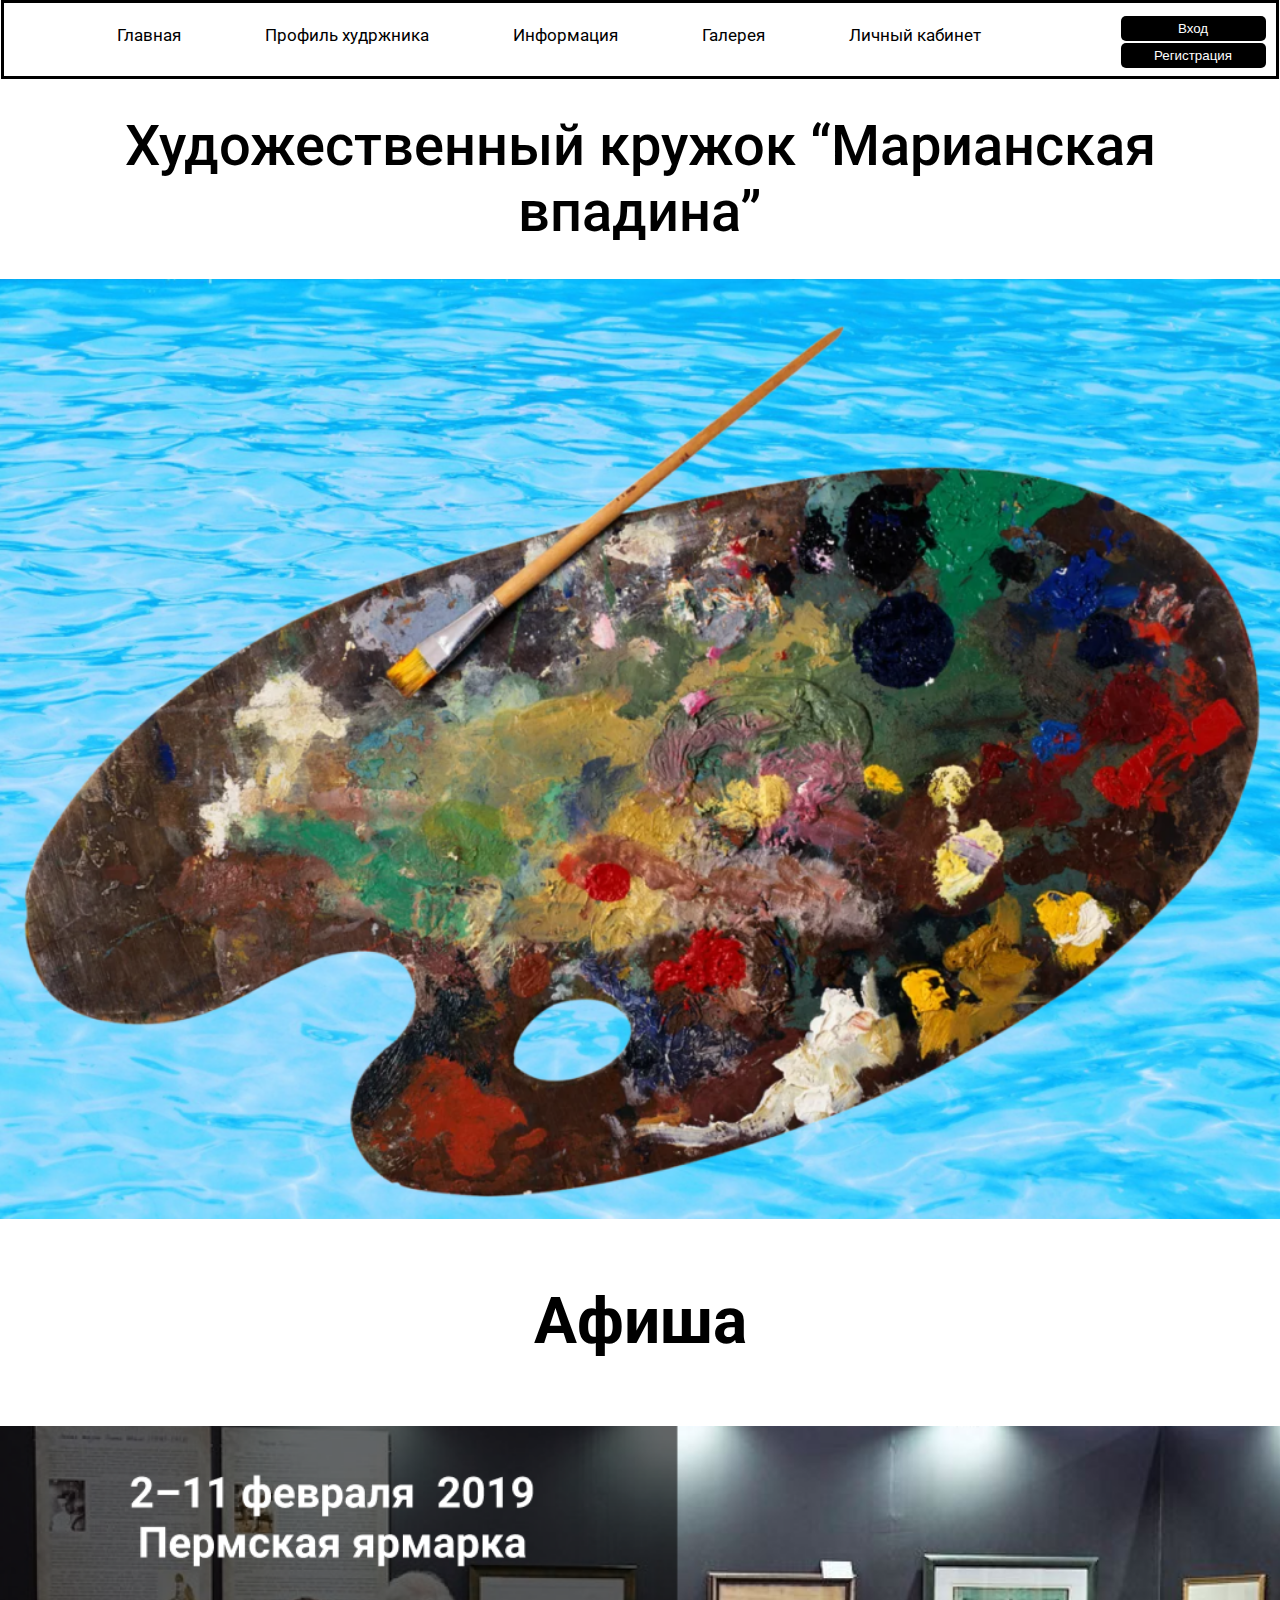
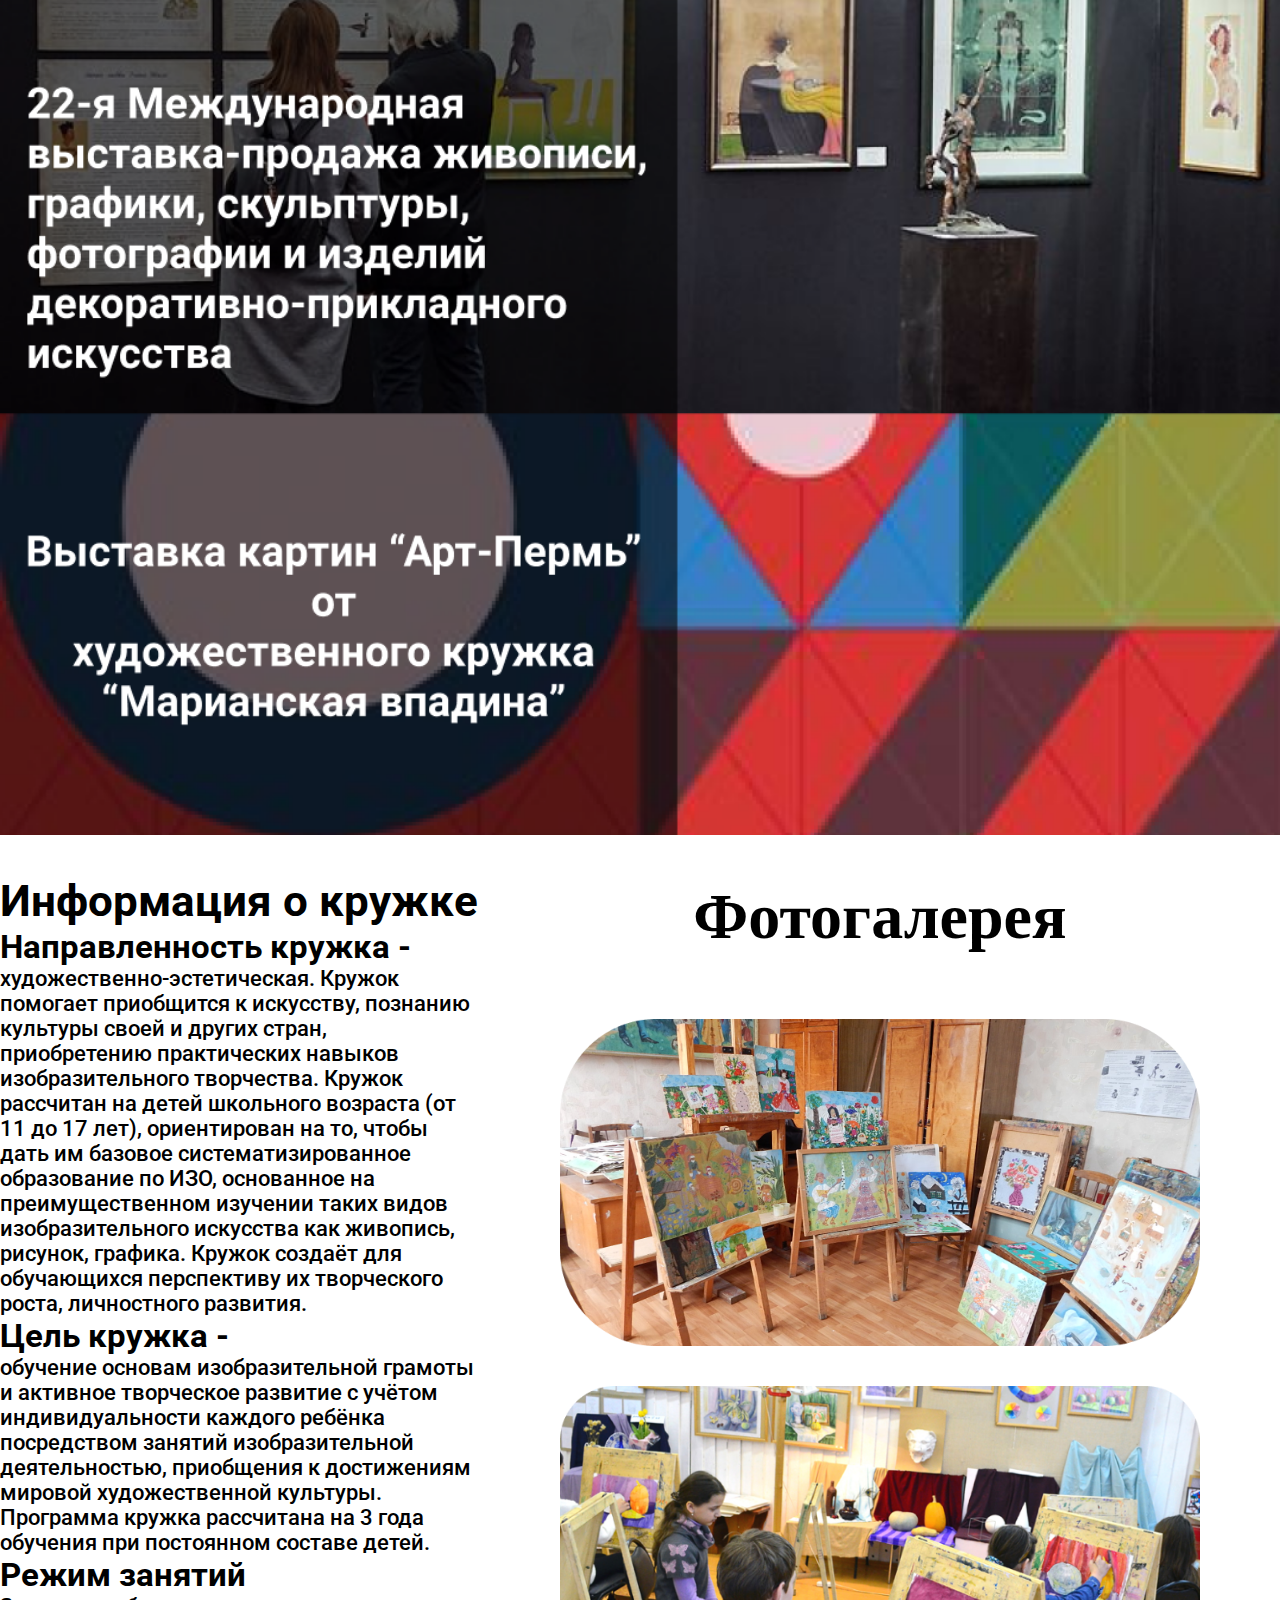
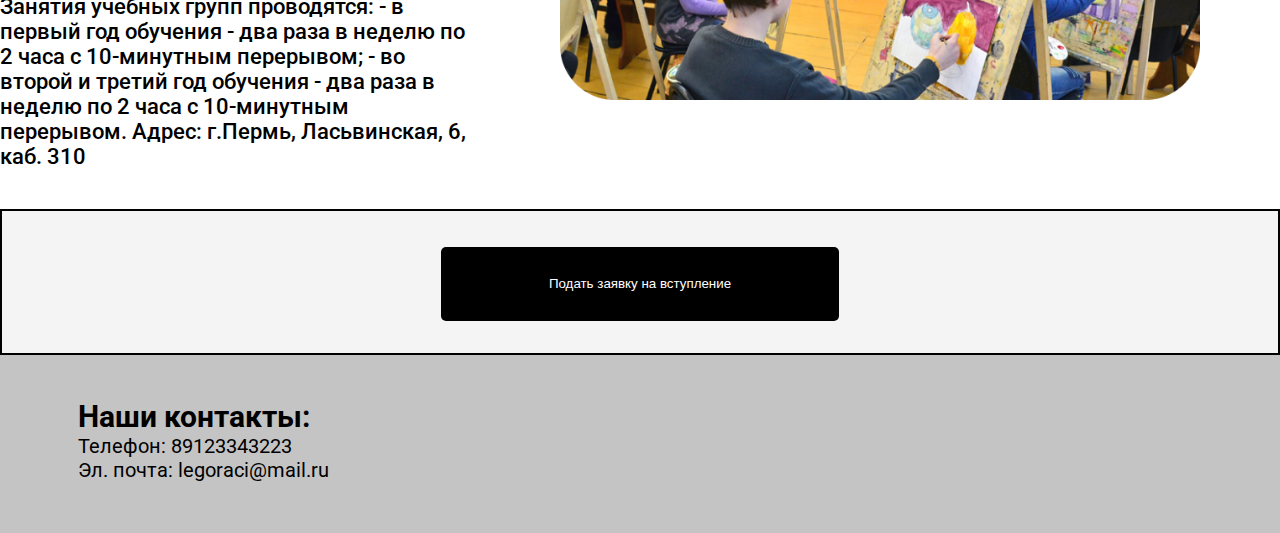
<file: index.html>
<!DOCTYPE html>
<head>
    <meta charset="UTF-8">
    <meta name="viewport" content="width=device-width, initial-scale=1.0">
    <title>MySite</title>
    <link rel="stylesheet" href="css/style.css">
    <link href="https://fonts.googleapis.com/css2?family=Roboto:wght@500&display=swap" rel="stylesheet">
	<link href="https://fonts.googleapis.com/css2?family=Roboto:wght@500&family=Saira&display=swap" rel="stylesheet">
</head>

<body>
	<header>
		<ul class="list">
                        <li class="item"><a href="index.html" class="item-link">Главная</a></li></li>
                        <li class="item">
                            <a href="Page2.html" class="item-link">Профиль худржника</a></li>
                        <li class="item">
                            <a href="Page3.html" class="item-link">Информация</a></li>
                        <li class="item">
                            <a href="Page4.html" class="item-link">Галерея</a></li>
                        <li class="item">
                            <a href="Page5.html" class="item-link">Личный кабинет</a></li>
        </ul>
        <section class="buttons">
        <button class="but">Вход</button>
        <button class="but2">Регистрация</button>
        </section>
    </header>
    <article class="logo">
    	<h2>Художественный кружок “Марианская впадина”</h2>
            <section class="logoimg">
        	   <img src="img/Page1/1.png">
            </section>
    </article>
    <article class="afisha">
    	<section class="aflogo">
    		<h2>Афиша</h2>
    	</section>
    	<section class="afimg">
    		<img src="img/Page1/2.png">
    	</section>
    </article>
    <article class="information">
    	<section class="infosec">
    		<section class="inf">
			<h1>Информация о кружке</h1>

			<h2>Направленность кружка -</h2>

			художественно-эстетическая. Кружок помогает приобщится к искусству, познанию культуры своей и других стран, приобретению практических навыков изобразительного творчества.
			Кружок рассчитан на детей школьного возраста (от 11 до 17 лет), ориентирован на то, чтобы дать им базовое систематизированное образование по ИЗО, основанное на преимущественном изучении таких видов изобразительного искусства как живопись, рисунок, графика. 
			Кружок создаёт для обучающихся перспективу их творческого роста, личностного развития.

			<h2>Цель кружка -</h2>

			обучение основам изобразительной грамоты и активное творческое развитие с учётом индивидуальности каждого ребёнка посредством занятий изобразительной деятельностью, приобщения к достижениям мировой художественной культуры.
			Программа кружка рассчитана на 3 года обучения при постоянном составе детей. 

			<h2>Режим занятий</h2>

			Занятия учебных групп проводятся:
			- в первый год обучения - два раза в неделю по 2 часа с 10-минутным перерывом;
			- во второй и третий год обучения - два раза в неделю по 2 часа с 10-минутным
			перерывом.
			Адрес: г.Пермь, Ласьвинская, 6, каб. 310

    		</section>
    		<section class="photo">
    			<h2>Фотогалерея</h2>
        			<img src="img/Page1/4.png">
        			<img src="img/Page1/5.png">
    		</section>
    	</section>
    </article>
   	 <article class="zayava">
    	<button>Подать заявку на вступление</button>
    </article>
    <footer>
    	<section class="footerinfo">
    		<h2>Наши контакты:</h2>
			Телефон: 89123343223<p>
			Эл. почта: legoraci@mail.ru
    	</section>
    </footer>
</body>

</html>
</file>
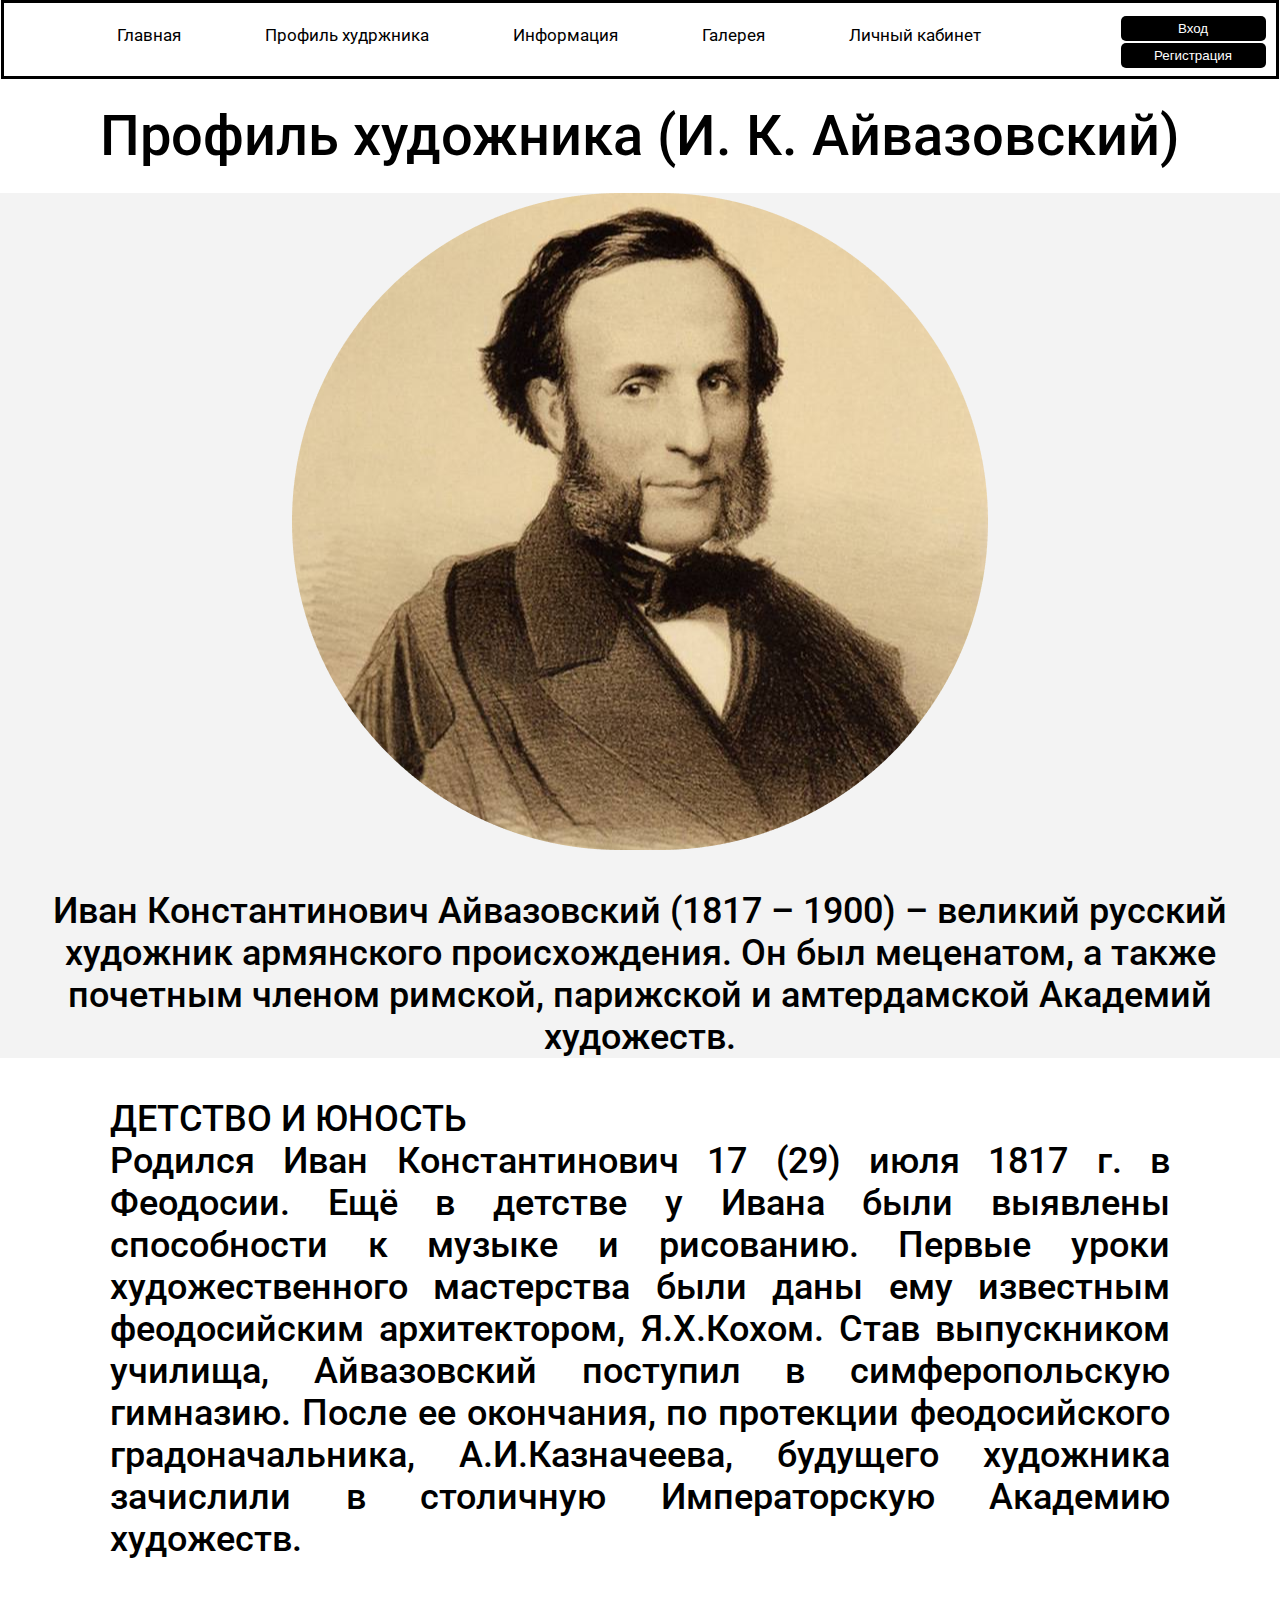
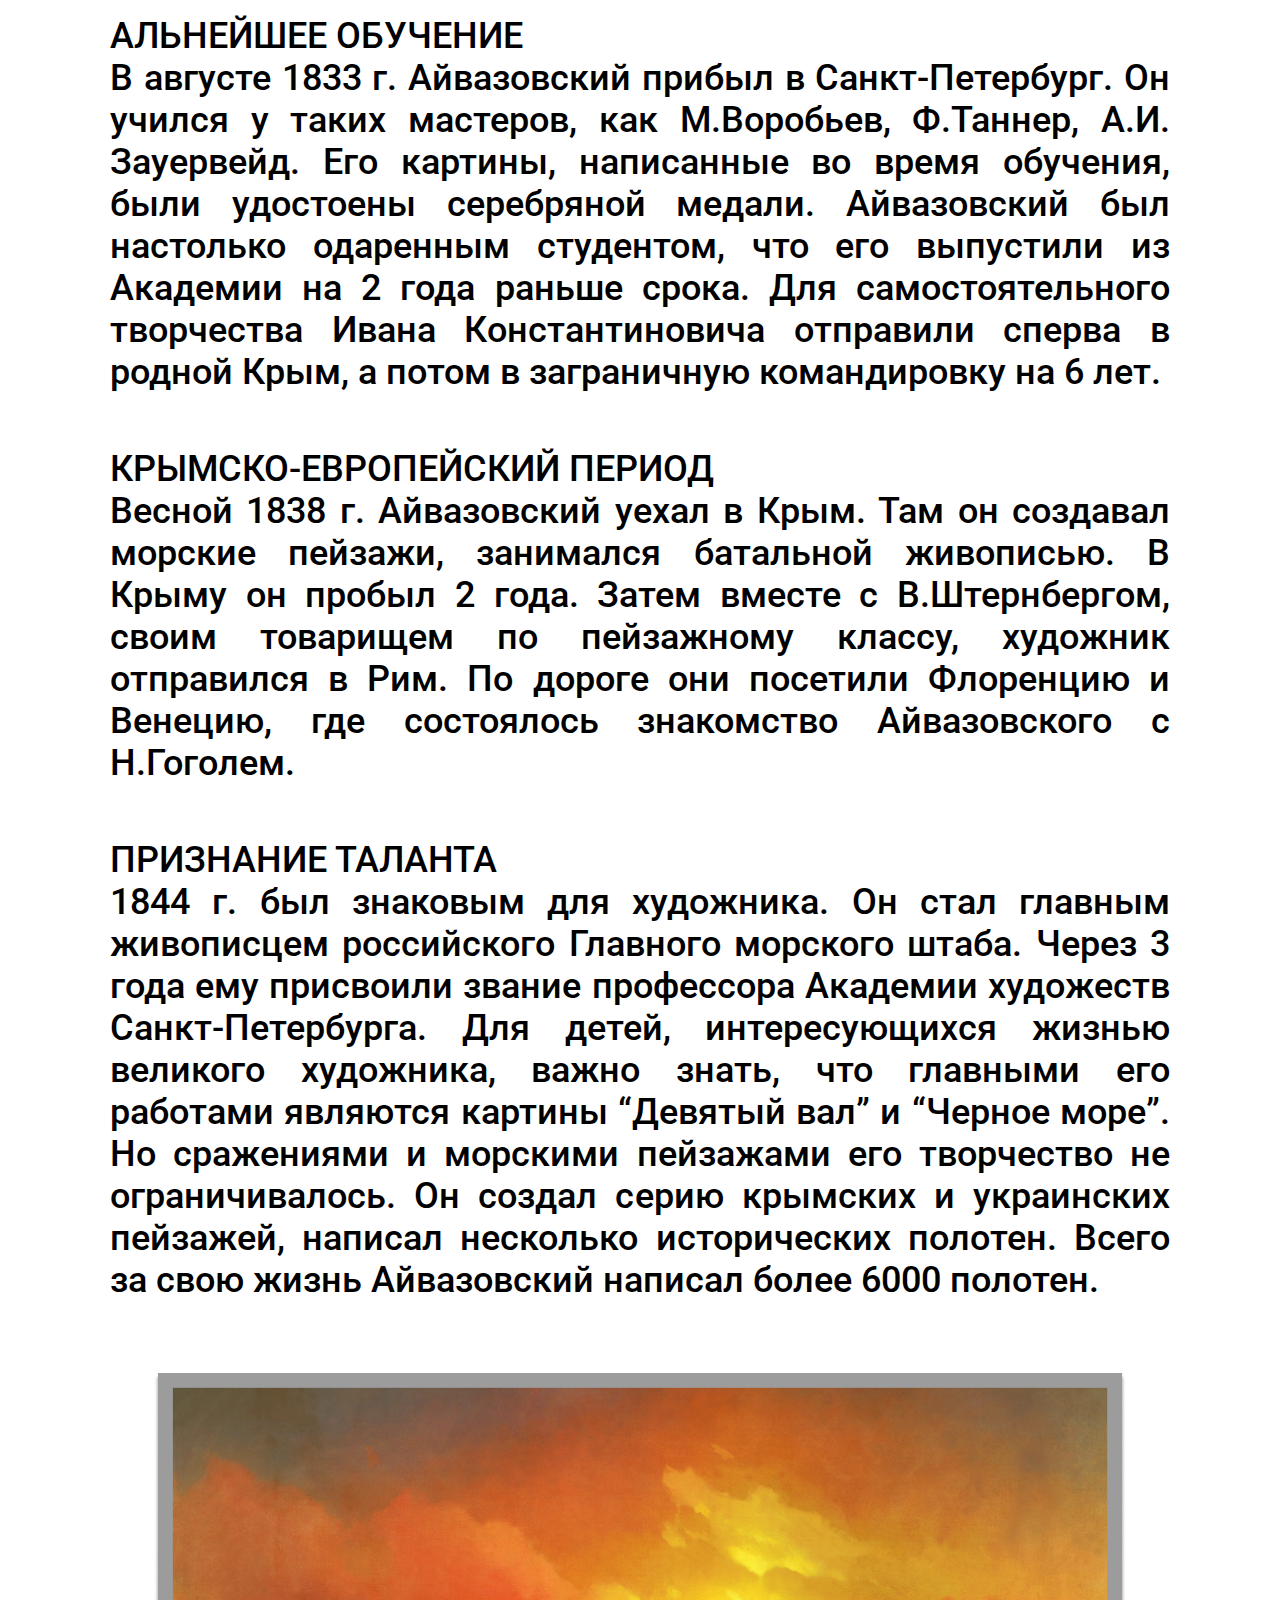
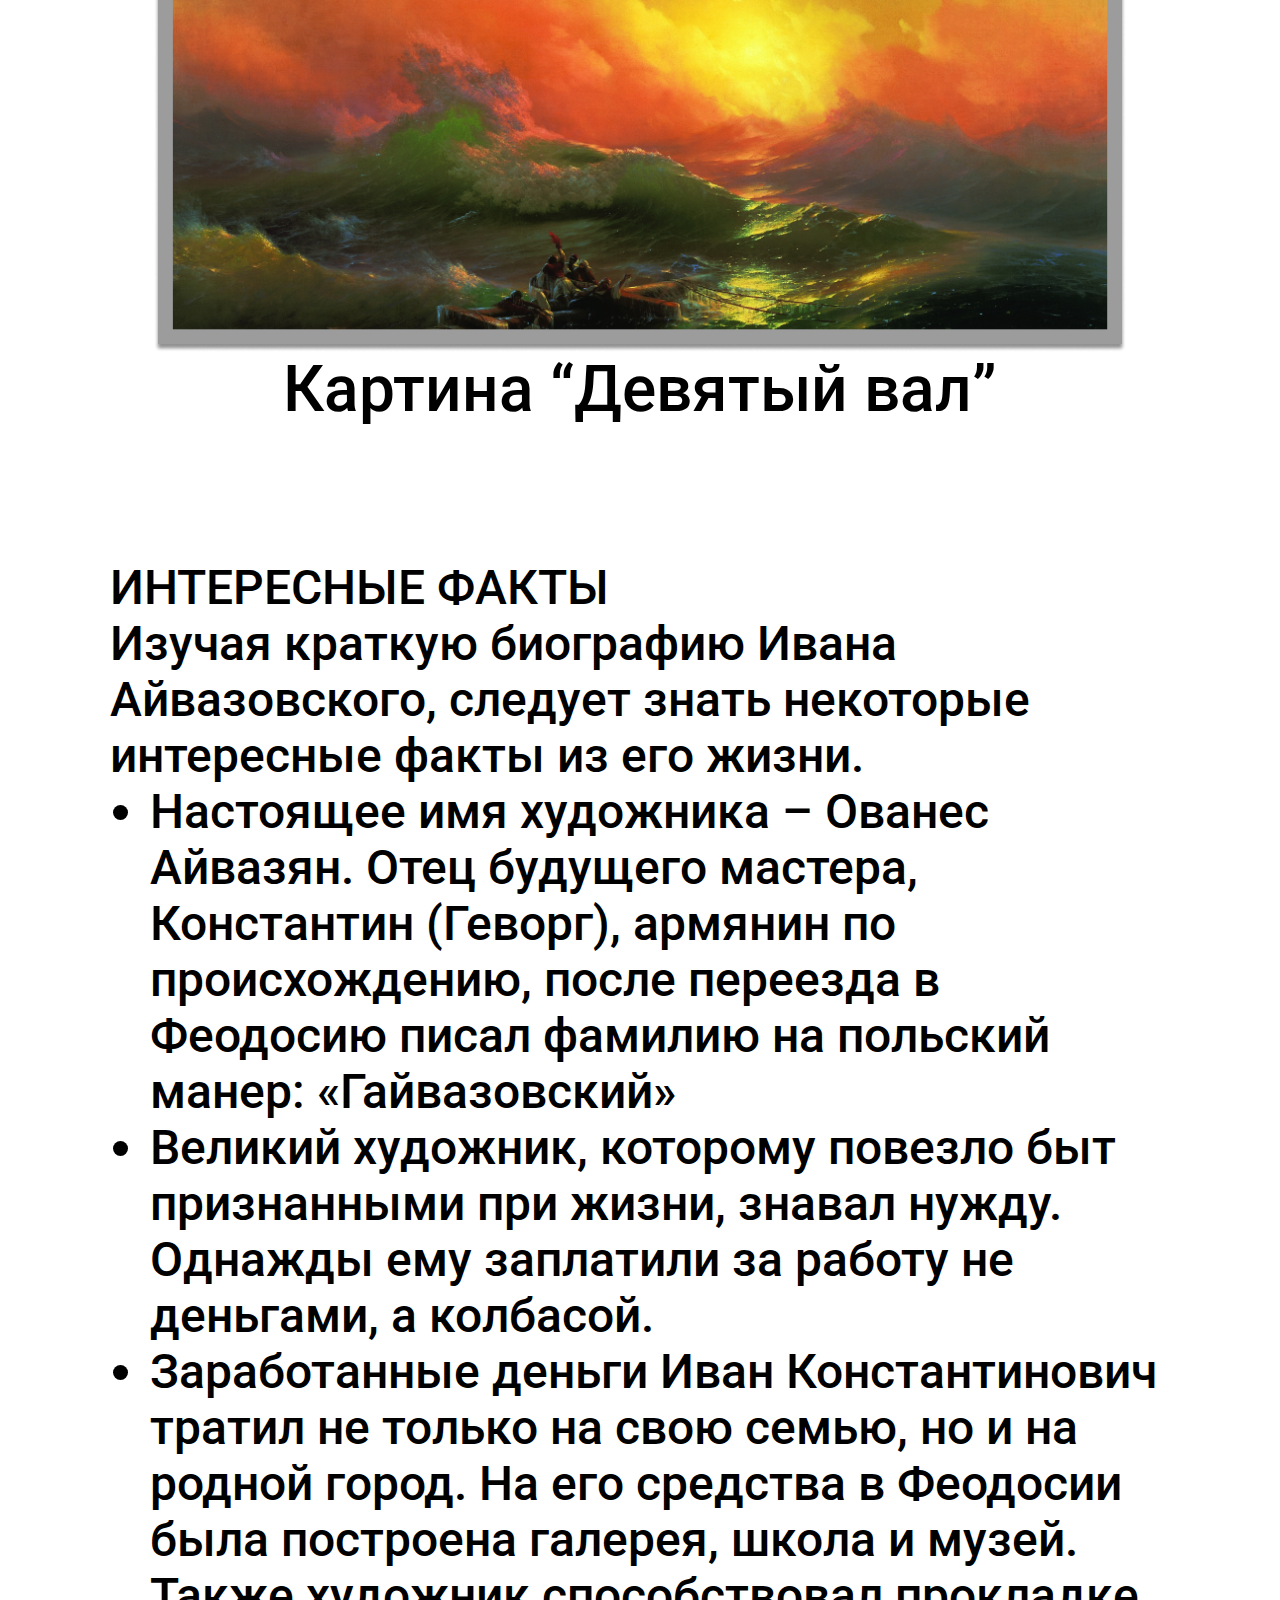
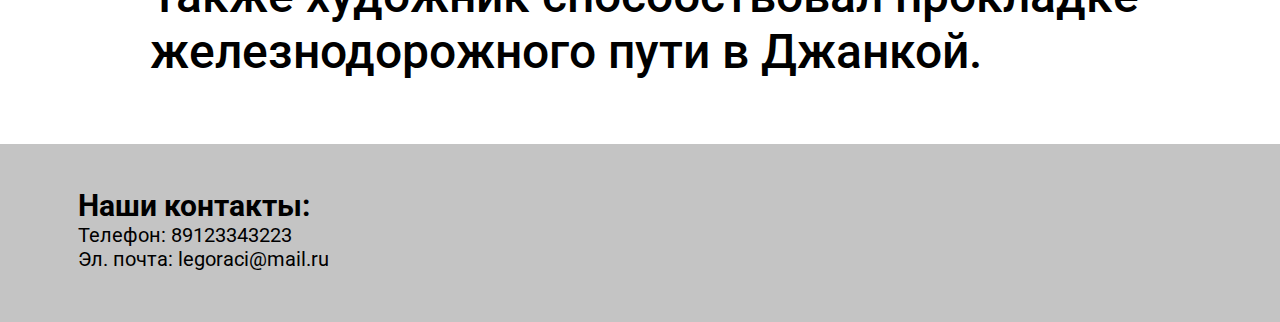
<file: Page2.html>
<!DOCTYPE html>
<html>
<head>
	 <meta charset="UTF-8">
    <meta name="viewport" content="width=device-width, initial-scale=1.0">
    <title>MySite</title>
    <link rel="stylesheet" href="css/style2.css">
    <link href="https://fonts.googleapis.com/css2?family=Roboto:wght@500&display=swap" rel="stylesheet">
	<link href="https://fonts.googleapis.com/css2?family=Roboto:wght@500&family=Saira&display=swap" rel="stylesheet">
</head>
<body>
	<header>
		<ul class="list">
                        <li class="item">
                            <a href="index.html" class="item-link">Главная</a></li>
                        <li class="item">
                            <a href="Page2.html" class="item-link">Профиль худржника</a></li>
                        <li class="item">
                            <a href="Page3.html" class="item-link">Информация</a></li>
                        <li class="item">
                            <a href="Page4.html" class="item-link">Галерея</a></li>
                        <li class="item">
                            <a href="Page5.html" class="item-link">Личный кабинет</a></li>
        </ul>
        <section class="buttons">
        <button class="but">Вход</button>
        <button class="but2">Регистрация</button>
        </section>
    </header>
    <article class="profile">
    	<h2>Профиль художника (И. К. Айвазовский)</h2>
    	<div class="prifleimg">
    	<img src="img\Page2\1.png">
    	Иван Константинович Айвазовский (1817 – 1900) – великий русский художник армянского происхождения. Он был меценатом, а также почетным членом римской, парижской и амтердамской Академий художеств.
    	</div>
    </article>
    <article class="biogrp"> 
    	<section class="biograph">
		ДЕТСТВО И ЮНОСТЬ <br>
		Родился Иван Константинович 17 (29) июля 1817 г. в Феодосии. Ещё в детстве у Ивана были выявлены способности к музыке и рисованию. Первые уроки художественного мастерства были даны ему известным феодосийским архитектором, Я.Х.Кохом.
		Став выпускником училища, Айвазовский поступил в симферопольскую гимназию. После ее окончания, по протекции феодосийского градоначальника, А.И.Казначеева, будущего художника зачислили в столичную Императорскую Академию художеств.

		<p>АЛЬНЕЙШЕЕ ОБУЧЕНИЕ</p>
		В августе 1833 г. Айвазовский прибыл в Санкт-Петербург. Он учился у таких мастеров, как М.Воробьев, Ф.Таннер, А.И. Зауервейд. Его картины, написанные во время обучения, были удостоены серебряной медали. Айвазовский был настолько одаренным студентом, что его выпустили из Академии на 2 года раньше срока. Для самостоятельного творчества Ивана Константиновича отправили сперва в родной Крым, а потом в заграничную командировку на 6 лет.

		<p>КРЫМСКО-ЕВРОПЕЙСКИЙ ПЕРИОД</p>
		Весной 1838 г. Айвазовский уехал в Крым. Там он создавал морские пейзажи, занимался батальной живописью. В Крыму он пробыл 2 года. Затем вместе с В.Штернбергом, своим товарищем по пейзажному классу, художник отправился в Рим. По дороге они посетили Флоренцию и Венецию, где состоялось знакомство Айвазовского с Н.Гоголем.

		<p>ПРИЗНАНИЕ ТАЛАНТА</p>
		1844 г. был знаковым для художника. Он стал главным живописцем российского Главного морского штаба. Через 3 года ему присвоили звание профессора Академии художеств Санкт-Петербурга. Для детей, интересующихся жизнью великого художника, важно знать, что главными его работами являются картины “Девятый вал” и “Черное море”.
		Но сражениями и морскими пейзажами его творчество не ограничивалось. Он создал серию крымских и украинских пейзажей, написал несколько исторических полотен. Всего за свою жизнь Айвазовский написал более 6000 полотен.
		</section>
    </article>
    <article class="pic">
    	<section class="secimg">
    		<img src="img\Page2\3.png">
    	</section>
    	<h2>Картина “Девятый вал”</h2>
    </article>
    <article class="fact">
    	<p>ИНТЕРЕСНЫЕ ФАКТЫ</p>

		Изучая краткую биографию Ивана Айвазовского, следует знать некоторые интересные факты из его жизни.
		<ul>

		<li>	Настоящее имя художника – Ованес Айвазян. Отец будущего мастера, Константин (Геворг), армянин по происхождению, после переезда в Феодосию писал фамилию на польский манер: «Гайвазовский»</li>
		<li>	Великий художник, которому повезло быт признанными при жизни, знавал нужду. Однажды ему заплатили за работу не деньгами, а колбасой.</li>
		<li>	Заработанные деньги Иван Константинович тратил не только на свою семью, но и на родной город. На его средства в Феодосии была построена галерея, школа и музей. Также художник способствовал прокладке железнодорожного пути в Джанкой.</li>
		</ul>
    </article>
    <footer>
    	<section class="footerinfo">
    		<h2>Наши контакты:</h2>
			Телефон: 89123343223<p>
			Эл. почта: legoraci@mail.ru
    	</section>
    </footer>
</body>
</html>
</file>
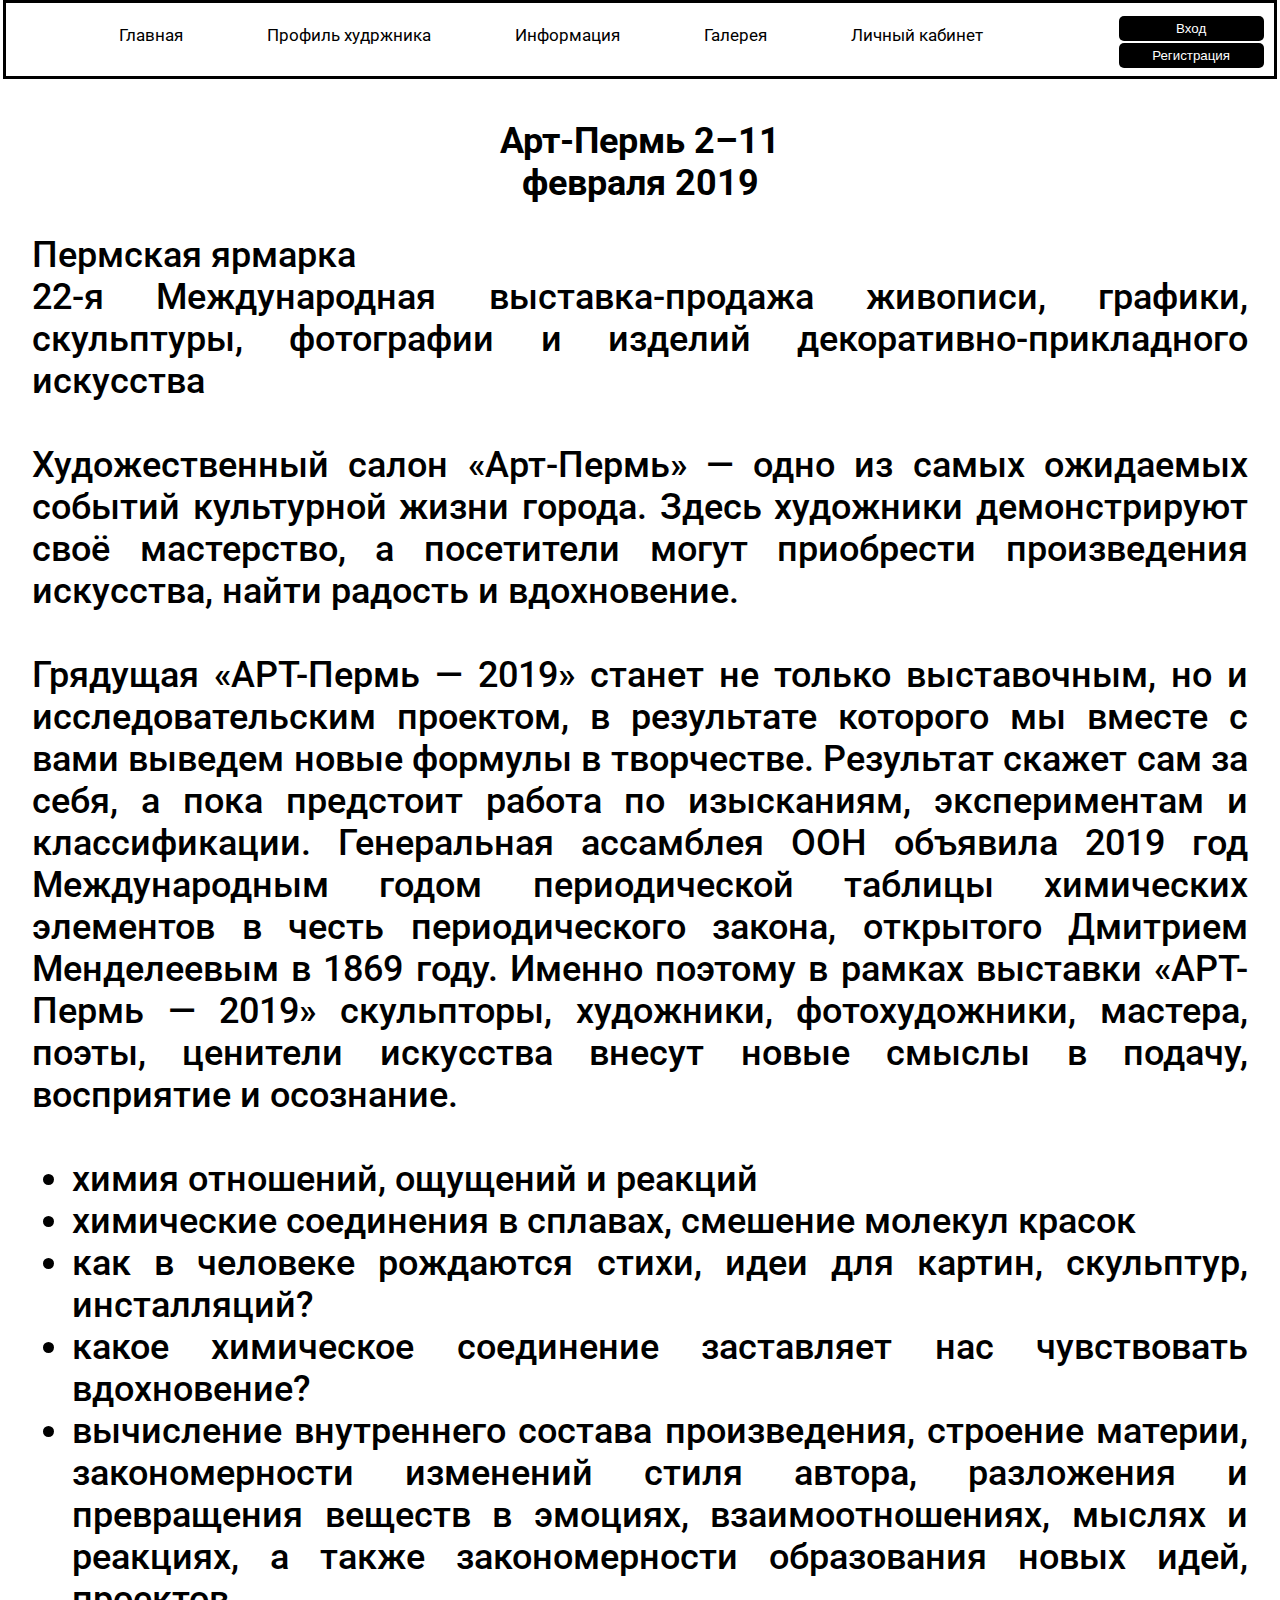
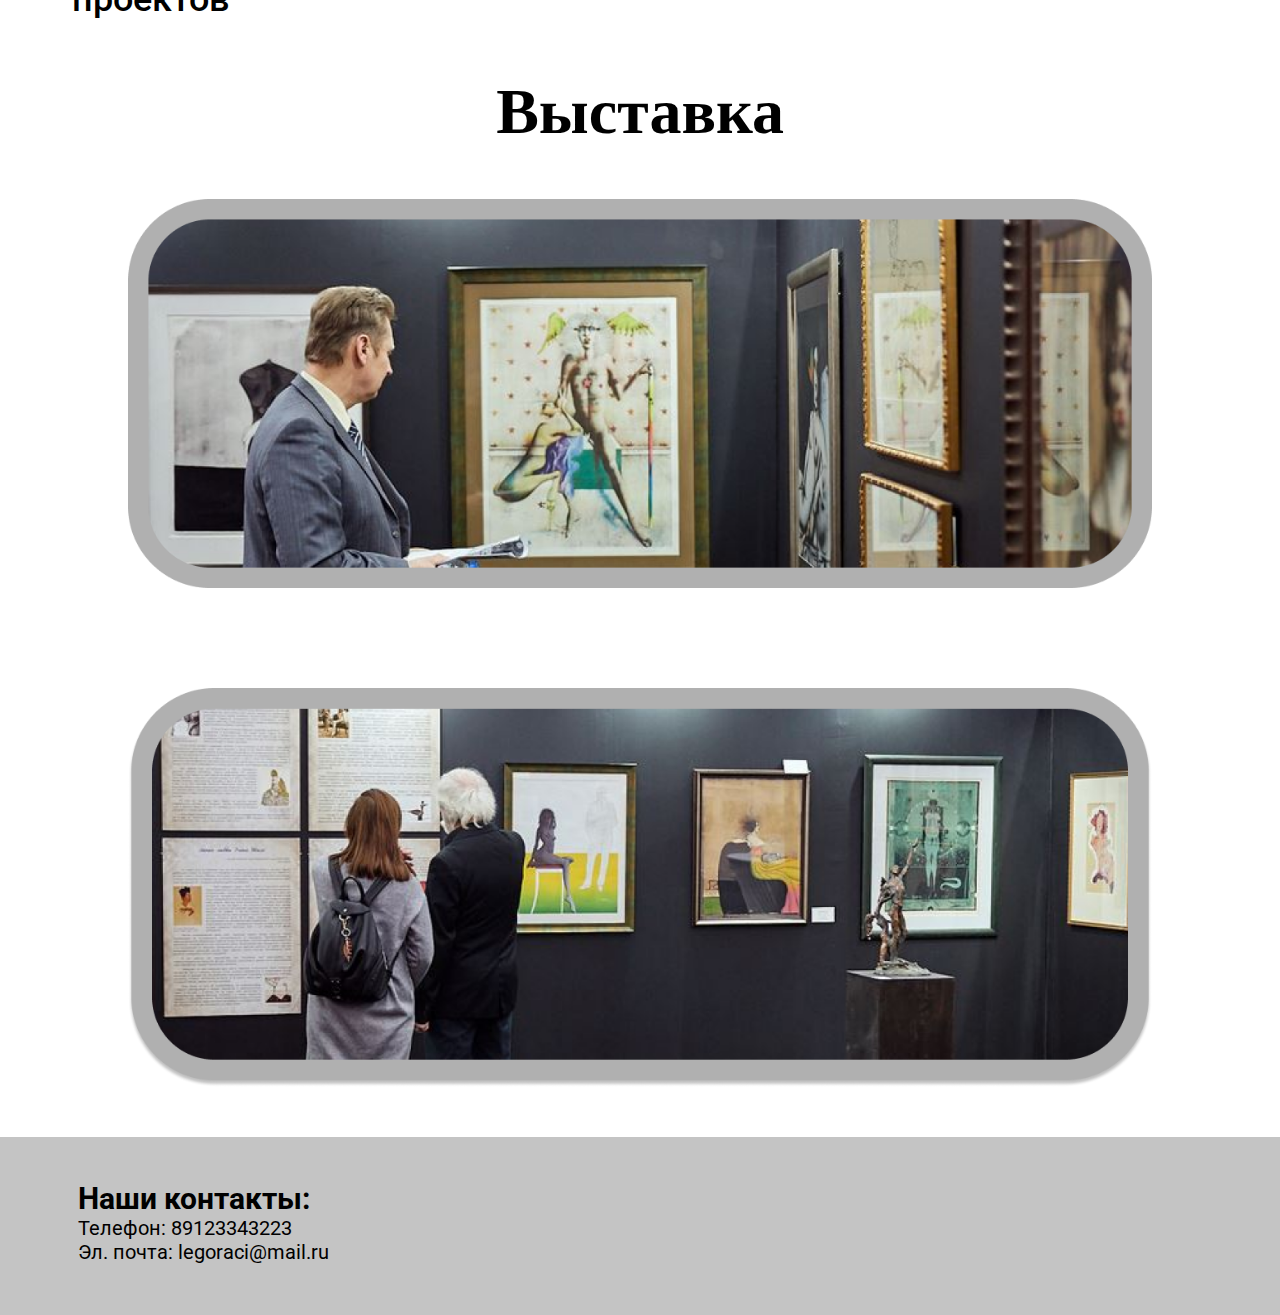
<file: Page3.html>
<!DOCTYPE html>
<html>
<head>
	<meta charset="UTF-8">
    <meta name="viewport" content="width=device-width, initial-scale=1.0">
    <title>MySite</title>
    <link rel="stylesheet" href="css/style3.css">
    <link href="https://fonts.googleapis.com/css2?family=Roboto:wght@500&display=swap" rel="stylesheet">
	<link href="https://fonts.googleapis.com/css2?family=Roboto:wght@500&family=Saira&display=swap" rel="stylesheet">
</head>
<body>
	<header>
		<ul class="list">
                        <li class="item">
                            <a href="index.html" class="item-link">Главная</a></li>
                        <li class="item">
                            <a href="Page2.html" class="item-link">Профиль худржника</a></li>
                        <li class="item">
                            <a href="Page3.html" class="item-link">Информация</a></li>
                        <li class="item">
                            <a href="Page4.html" class="item-link">Галерея</a></li>
                        <li class="item">
                            <a href="Page5.html" class="item-link">Личный кабинет</a></li>
        </ul>
        <section class="buttons">
        <button class="but">Вход</button>
        <button class="but2">Регистрация</button>
        </section>
    </header>
    <article class="artperm">
    	<h2>Арт-Пермь 2–11 февраля  2019</h2>
		    	<p>Пермская ярмарка</p> 
		22-я Международная выставка-продажа живописи, графики, скульптуры, фотографии и изделий декоративно-прикладного искусства<br><br>

		Художественный салон «Арт-Пермь» — одно из самых ожидаемых событий культурной жизни города. Здесь художники демонстрируют своё мастерство, а посетители могут приобрести произведения искусства, найти радость и вдохновение.<br><br>

		Грядущая «АРТ-Пермь — 2019» станет не только выставочным, но и исследовательским проектом, в результате которого мы вместе с вами выведем новые формулы в творчестве. Результат скажет сам за себя, а пока предстоит работа по изысканиям, экспериментам и классификации.
		Генеральная ассамблея ООН объявила 2019 год Международным годом периодической таблицы химических элементов в честь периодического закона, открытого Дмитрием Менделеевым в 1869 году.
		Именно поэтому в рамках выставки «АРТ-Пермь — 2019» скульпторы, художники, фотохудожники, мастера, поэты, ценители искусства внесут новые смыслы в подачу, восприятие и осознание. <br><br>
			<ul>	
			<li>химия отношений, ощущений и реакций</li>
			<li>химические соединения в сплавах, смешение молекул красок</li>
			<li>как в человеке рождаются стихи, идеи для картин, скульптур, инсталляций?</li>
			<li>какое химическое соединение заставляет нас чувствовать вдохновение?</li>
			<li>вычисление внутреннего состава произведения, строение материи, закономерности изменений стиля автора, разложения и превращения веществ в эмоциях, взаимоотношениях, мыслях и реакциях, а также закономерности образования новых идей, проектов
			</ul>
    </article>
    <article class="vystavka">
    	<h2>Выставка</h2>
    	<img src="img\Page3\1.png">
    	<img src="img\Page3\2.png">
    </article>

    <footer>
    	<section class="footerinfo">
    		<h2>Наши контакты:</h2>
			Телефон: 89123343223<p>
			Эл. почта: legoraci@mail.ru
    	</section>
    </footer>
</body>
</html>
</file>
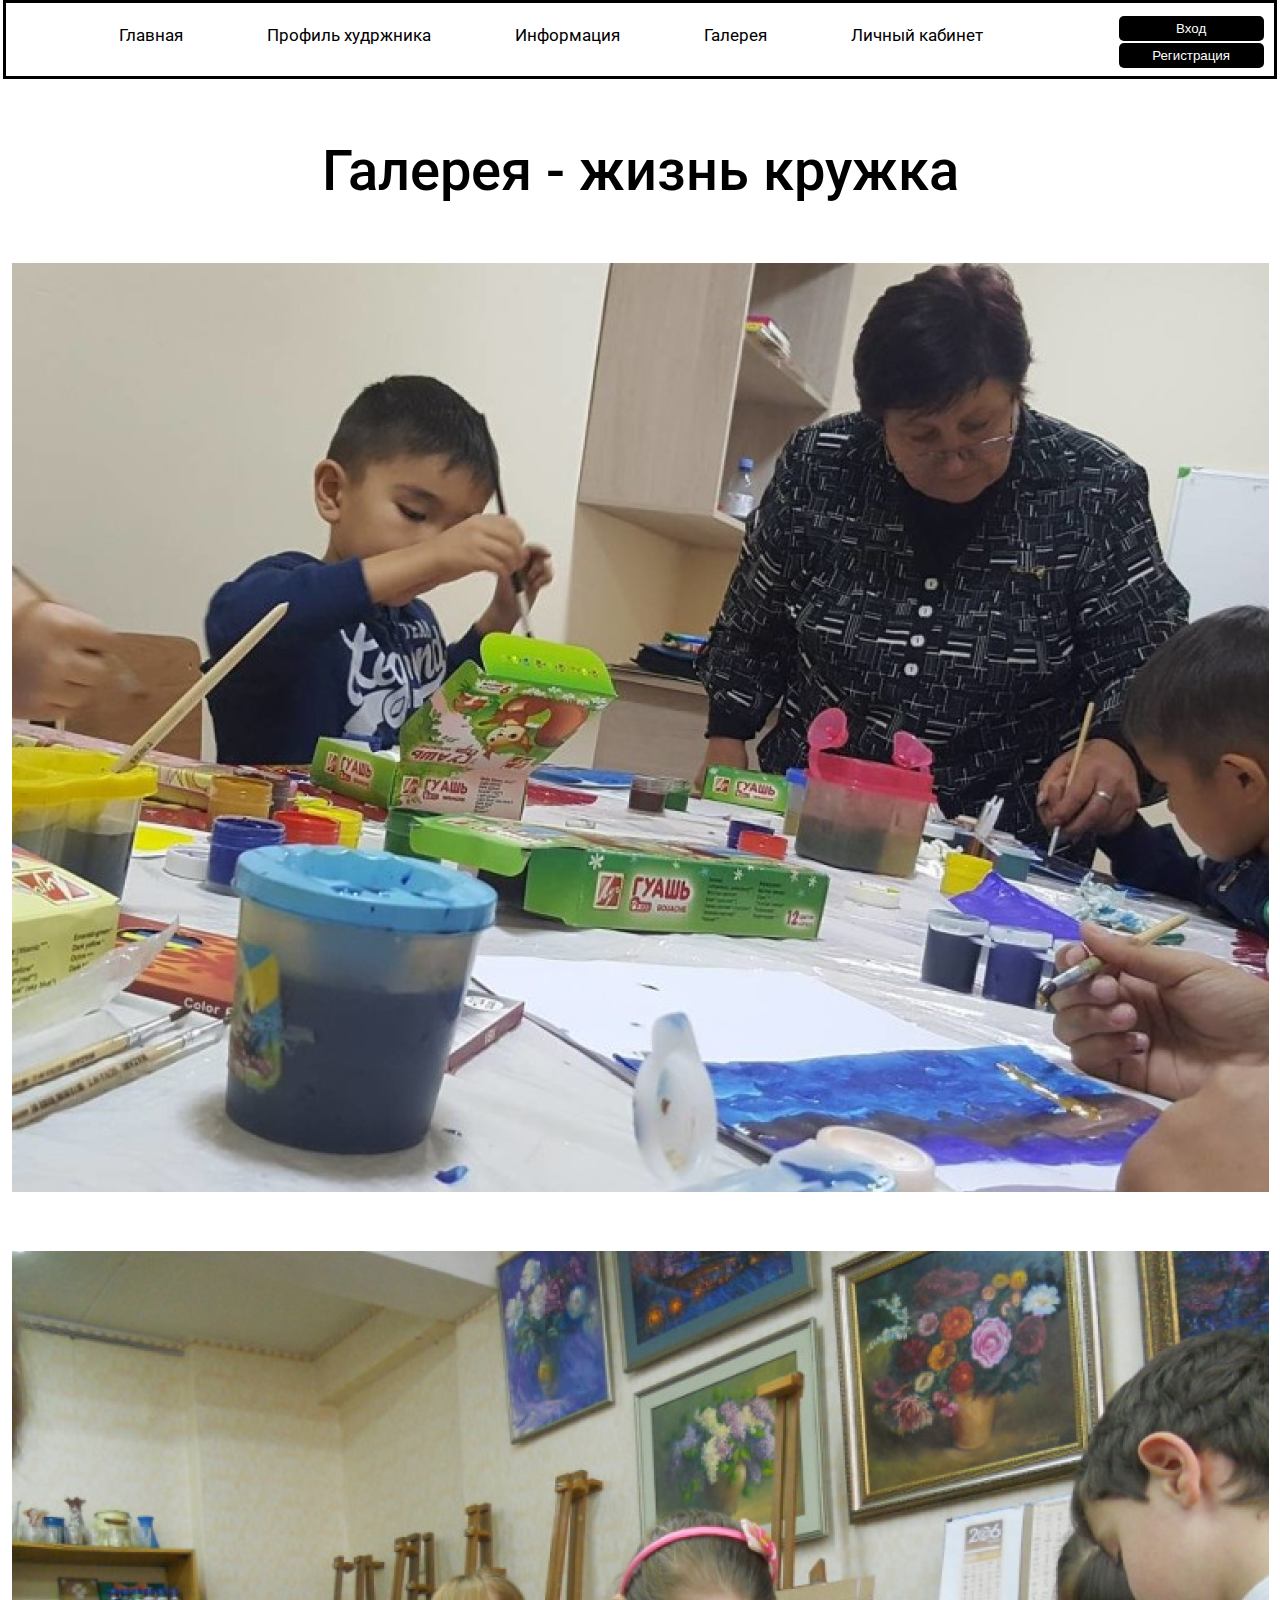
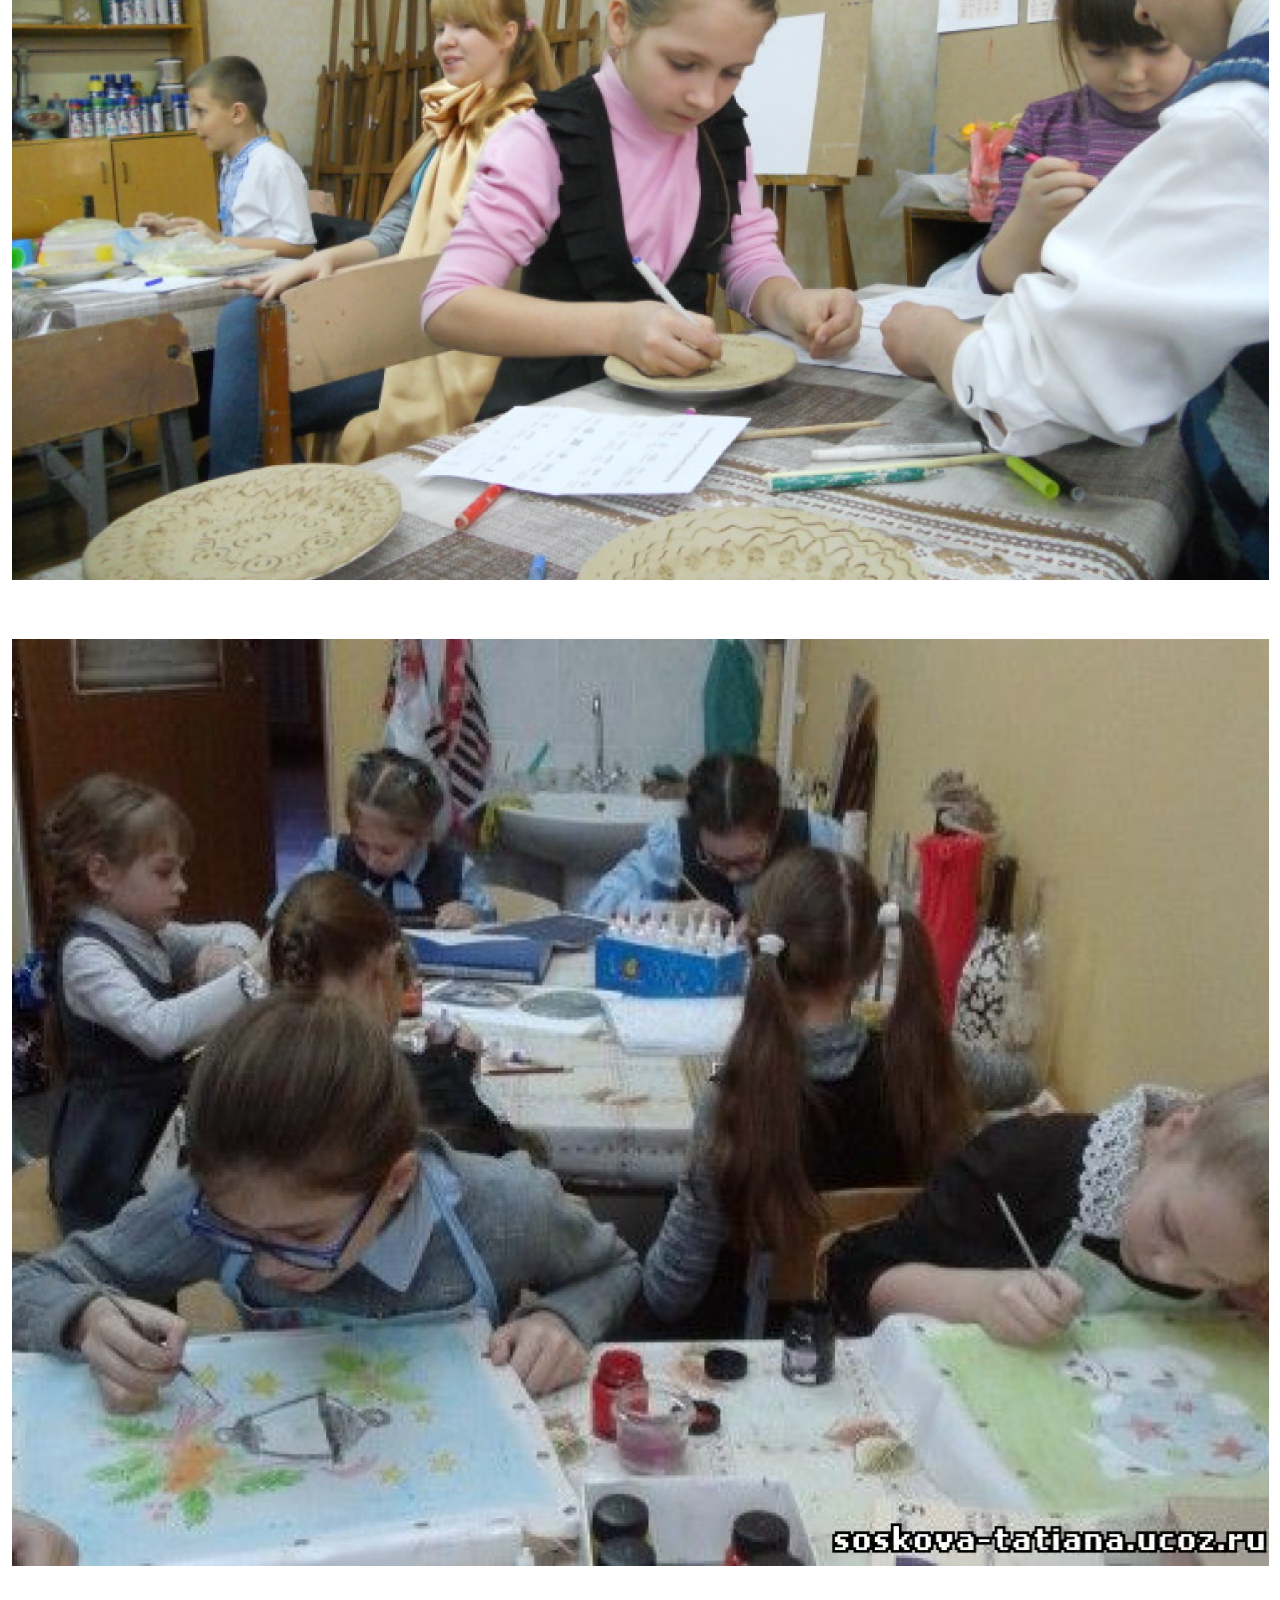
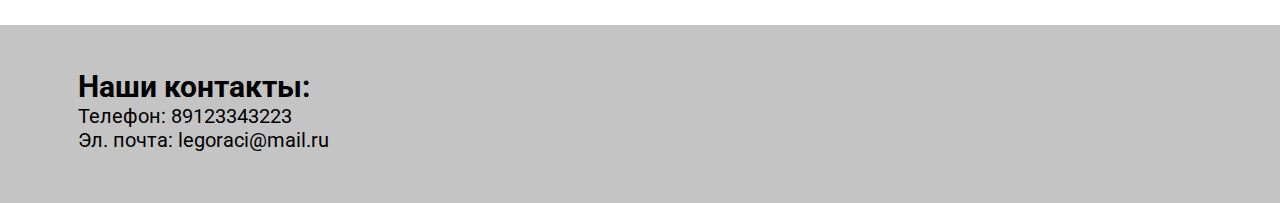
<file: Page4.html>
<!DOCTYPE html>
<html>
<head>
	<meta charset="UTF-8">
    <meta name="viewport" content="width=device-width, initial-scale=1.0">
    <title>MySite</title>
    <link rel="stylesheet" href="css/style4.css">
    <link href="https://fonts.googleapis.com/css2?family=Roboto:wght@500&display=swap" rel="stylesheet">
	<link href="https://fonts.googleapis.com/css2?family=Roboto:wght@500&family=Saira&display=swap" rel="stylesheet">
</head>
<body>
	<header>
		<ul class="list">
                        <li class="item">
                            <a href="index.html" class="item-link">Главная</a></li>
                        <li class="item">
                            <a href="Page2.html" class="item-link">Профиль худржника</a></li>
                        <li class="item">
                            <a href="Page3.html" class="item-link">Информация</a></li>
                        <li class="item">
                            <a href="Page4.html" class="item-link">Галерея</a></li>
                        <li class="item">
                            <a href="Page5.html" class="item-link">Личный кабинет</a></li>
        </ul>
        <section class="buttons">
        <button class="but">Вход</button>
        <button class="but2">Регистрация</button>
        </section>
    </header>
    <article class="galery">
    	<h2>Галерея - жизнь кружка</h2>
    	<img src="img\Page4\1.png">
    	<img src="img\Page4\2.png">
    	<img src="img\Page4\3.png">
    </article>
    <footer>
    	<section class="footerinfo">
    		<h2>Наши контакты:</h2>
			Телефон: 89123343223<p>
			Эл. почта: legoraci@mail.ru
    	</section>
    </footer>
</body>
</html>
</file>
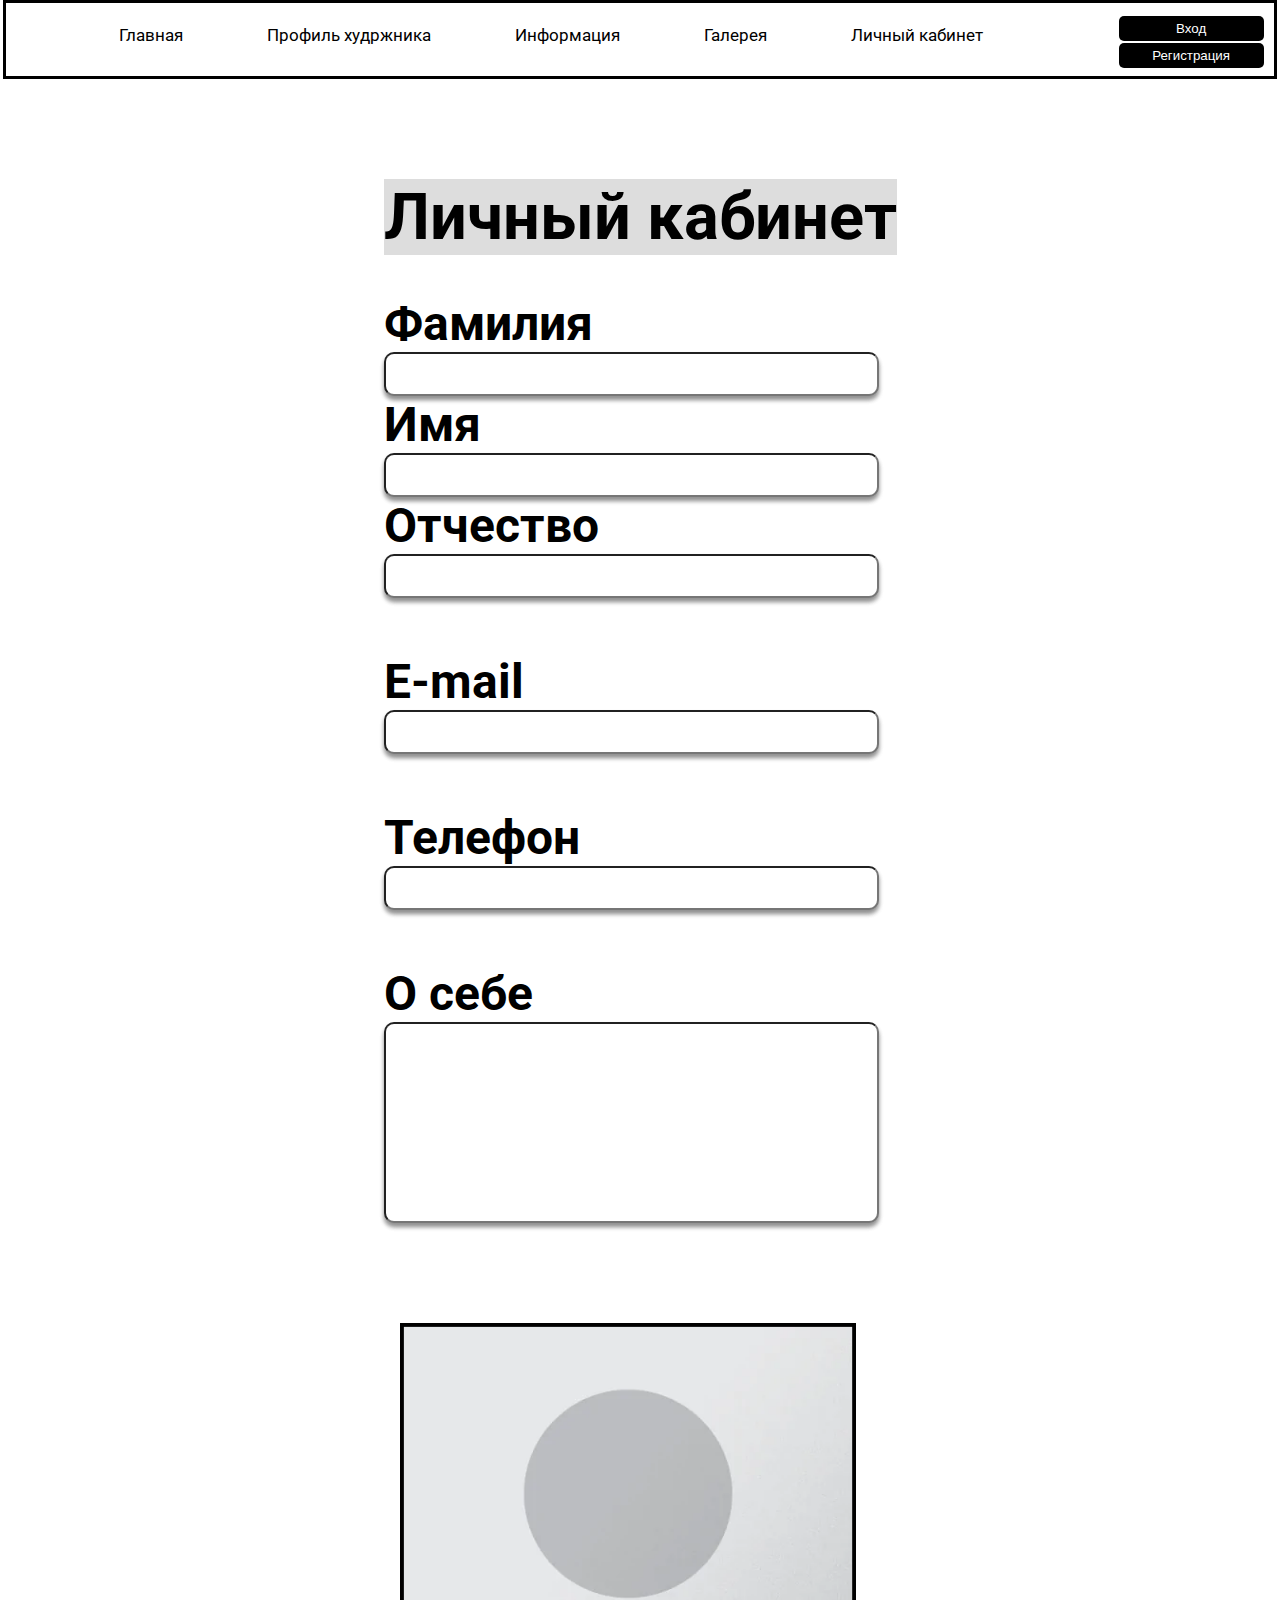
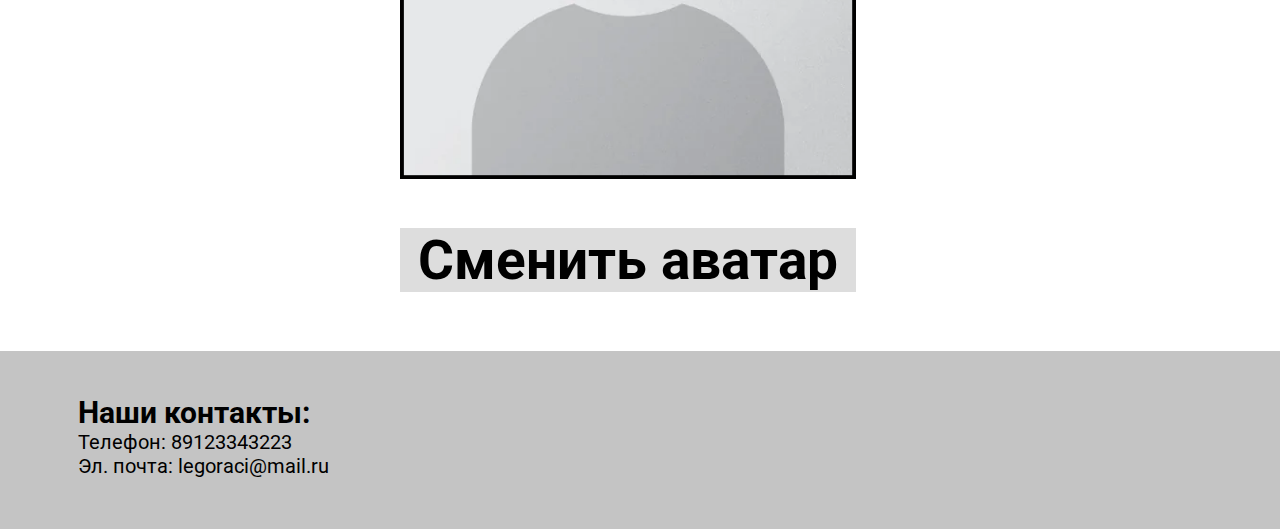
<file: Page5.html>
<!DOCTYPE html>
<html>
<head>
	<meta charset="UTF-8">
    <meta name="viewport" content="width=device-width, initial-scale=1.0">
    <title>MySite</title>
    <link rel="stylesheet" href="css/style5.css">
    <link href="https://fonts.googleapis.com/css2?family=Roboto:wght@500&display=swap" rel="stylesheet">
	<link href="https://fonts.googleapis.com/css2?family=Roboto:wght@500&family=Saira&display=swap" rel="stylesheet">
</head>
<body>
	<header>
		<ul class="list">
                        <li class="item">
                            <a href="index.html" class="item-link">Главная</a></li>
                        <li class="item">
                            <a href="Page2.html" class="item-link">Профиль худржника</a></li>
                        <li class="item">
                            <a href="Page3.html" class="item-link">Информация</a></li>
                        <li class="item">
                            <a href="Page4.html" class="item-link">Галерея</a></li>
                        <li class="item">
                            <a href="Page5.html" class="item-link">Личный кабинет</a></li>
        </ul>
        <section class="buttons">
        <button class="but">Вход</button>
        <button class="but2">Регистрация</button>
        </section>
    </header>
    <article class="kabinet">
    	<section class="myself">
    		<section class="imput1">
    			<h1>Личный кабинет</h1>
    			<section class="imputs">
    				<h2>Фамилия</h2>
    				<input class="imput2" type="text" name="last-name"/>
    				<h2>Имя</h2>
    				<input class="imput2" type="text" name="name" />
    				<h2>Отчество</h2>
    				<input class="imput2" type="text" name="middle-name"/>
    				<div>
    					<h2>E-mail</h2>
    					<input class="imput2" type="text" name="Mail"/>
    				</div>
    				<div>
    				<h2>Телефон</h2>
    					<input class="imput2" type="text" name="phone"/>
    				</div> 
                    <div>
                    <h2>О себе</h2>
                    <input class="imput3" type="text" name="about"/>
                     </div>
                    </section>
    			</section>
    		<section class="ava">
    			<img src="img\Page5\1.png">
                <h1>Сменить аватар</h1>
    		</section>
    	</section>
    </article>
    <footer>
    	<section class="footerinfo">
    		<h2>Наши контакты:</h2>
			Телефон: 89123343223<p>
			Эл. почта: legoraci@mail.ru
    	</section>
    </footer>
</body>
</html>
</file>
<file: css/style.css>
* {
	margin: 0px auto 0px auto;
}
body{
	margin: 0;
}
.item{
	display: inline;
	flex-direction: row;
	align-items: flex-start;
}
.item-link{
	color:black;
	text-decoration: none;
	margin-left: 70px;
	margin-right:10px;
	font-size: 17px;
	line-height: 14px;

}
.list{
	padding-left: 43px;
	padding-top: 23px;
	margin: 0;
	font-size: 16px;
}
header{	
	display: flex;
	font-family: Roboto;
	font-style: normal;
	font-weight: normal;
	height: 73px;
	border: 3px solid #000000;
	max-width: 1434px;
	width: 99.3%;
}
.buttons{
	padding-top: 13px;
}
.but,.but2{
	border: none;
	border-radius: 5px;
	background: black !important;
	color: white;
	margin-left: 64px;
	height: 46px;
	width: 140px;
}
.logoimg>img{
	display: flex;
    max-height: 1139px;
    max-width: 1440px;
    width: 100%;
}
.logo>h2{
	padding-top: 34px;
	padding-bottom: 34px;
	text-align: center;
	font-family: Roboto;
	font-style: normal;
	font-weight: 500;
	font-size: 56px;
}
.aflogo{
	height: 207px;
}
.aflogo>h2{
	padding-top: 65px;
	text-align: center;
	font-family: Roboto;
	font-style: normal;
	font-weight: bold;
	font-size: 64px;
}
.afimg>img{
	display: flex;
	max-height: 1139px;
    max-width: 1440px;
	width: 100%;
}
.information{
	display: flex; 
	background-image: url("https://sun9-53.userapi.com/i1jUUm5dBcCnN9PlJH2pIGy9Jk7ChJt-pm8dsA/E_zJJpRBofk.jpg"); 
	background-position: center; 
	background-repeat: no-repeat; 
	background-size: cover; 
	max-width: 1440px;
}
.inf{
	padding-top: 40px;
	padding-bottom: 40px;
	max-width:480px;
	width: 95%;
	font-family: Roboto;
	font-style: normal;
	font-weight: 500;
	font-size: 22px;
}
.infosec{
	display: flex;
}
.photo>img{
	padding: 20px;
	display: flex;
	max-width: 800px;
	max-height: 409px;
	width: 80%;
}
.zayava{
	text-align: center;
	max-width: 1440px;
	height: 146px;
	padding-top: 36px;
	background: rgba(218, 218, 218, 0.3);
	border: 2px solid #000000;
	box-sizing: border-box;
}
.zayava>button{
	border: none;
	border-radius: 5px;
	background: black !important;
	color: white;
	height: 74px;
	width: 398px;
}
.photo>h2{
	padding-top: 45px;
	padding-bottom: 45px;
	font-family: Red Rose;
	font-style: normal;
	font-weight: bold;
	font-size: 64px;
	text-align: center;
}
footer{ 
	max-width: 1440px;
	width: 100%;
	height: 178px;
	background: #C4C4C4;
}
.footerinfo{
	padding-left: 78px;
	padding-top: 44px;
	font-family: Roboto;
	font-style: normal;
	font-weight: normal;
	font-size: 20px;

}
@media(max-width: 1385px){


	.but,.but2{
		height:25px;
		width: 145px;
		margin: 0px;
	}
	.but2{
		margin-top: 2px;
	}
	.buttons{
		width: 145px;
		margin-right: 10px;
	}
}
@media(max-width: 1122px){
	.inf{
	max-width:1440px;
	width: 95%;
	}
	.infosec{
		 flex-direction: column;
	}
	.but{
		margin: 0px;
	}
	.but2{
		margin-top: 2px;
	}
	.buttons{
		margin-right: 10px;
	}
}
@media(max-width: 768px){
	body{
		max-width: 767px;
		width: 99%;
	}	
}
@media(max-width: 480px){
	body{
		min-width: 480px;
		width: 99%;
	}
}
@media(max-width: 1175px){
.item{
		display:block;
		 flex-direction: column;
		 padding-top: 10px;
	}
.item-link{
	margin-left: 0px;
	margin-right:0px;

}
.list{
	padding-left: 25px;
	font-size: 28px;
	font-weight: bold;
}
header{	
	height: 270px;
	display: flex;
	justify-content: space-between;
	}
.buttons{
	padding-top: 60px;
	padding-right: 70px;
	margin-left: 0px;
}
.but,.but2{
	height: 76px;
	width: 210px;
}
}
</file>
<file: css/style2.css>
* {
	margin: 0px auto 0px auto;
}
body{
	margin: auto;
}
.item{
	display: inline;
	flex-direction: row;
	align-items: flex-start;
}
.item-link{
	color:black;
	text-decoration: none;
	margin-left: 70px;
	margin-right:10px;
	font-size: 17px;
	line-height: 14px;

}
.list{
	padding-left: 43px;
	padding-top: 23px;
	margin: 0;
	font-size: 16px;
}
header{	
	display: flex;
	font-family: Roboto;
	font-style: normal;
	font-weight: normal;
	height: 73px;
	border: 3px solid #000000;
	max-width: 1434px;
	width: 99.3%;
}
.buttons{
	padding-top: 13px;
}
.but,.but2{
	border: none;
	border-radius: 5px;
	background: black !important;
	color: white;
	margin-left: 64px;
	height: 46px;
	width: 140px;
}
footer{ 
	max-width: 1440px;
	width: 100%;
	height: 178px;
	background: #C4C4C4;
}
.footerinfo{
	padding-left: 78px;
	padding-top: 44px;
	font-family: Roboto;
	font-style: normal;
	font-weight: normal;
	font-size: 20px;

}
.profile>h2{
	padding-top: 24px;
	padding-bottom: 24px;
	font-family: Roboto;
	font-style: normal;
	font-weight: 500;
	font-size: 56px;
	line-height: 66px;
	text-align: center;
}
.prifleimg>img{
	display: flex;
	padding-bottom: 40px;
	max-width: 696px;
	max-height: 657px;
	width: 100%;
}
.prifleimg{
	max-width: 1440px;
	width: 100%;
	text-align: center;
	font-family: Roboto;
	font-style: normal;
	font-weight: 500;
	font-size: 36px;
	line-height: 42px;
	background: rgba(196, 196, 196, 0.2);
}
.biograph{
	padding-top: 40px;
	padding-bottom: 10px;
	text-align:justify; 
	max-width: 1384px;
	width: 100%;
	font-family: Roboto;
	font-style: normal;
	font-weight: 500;
	font-size: 36px;
	line-height: 42px;
}
.biograph>p{
	padding-top: 55px;
}

.pic{
	max-width: 1440px;
	width: 100%;
	background-image: url("https://sun9-53.userapi.com/i1jUUm5dBcCnN9PlJH2pIGy9Jk7ChJt-pm8dsA/E_zJJpRBofk.jpg");
    background-position: center;
    background-repeat: no-repeat;
    background-size: cover;
	height: 772px;
}
.pic>h2{
	font-family: Roboto;
	font-style: normal;
	font-weight: 500;
	font-size: 64px;
	line-height: 75px;
	text-align: center;
}
.secimg>img{
	display: flex;
	max-height: 579px;
	max-width: 972px;
	width: 100%;
	padding-top: 62px;
}
.fact{
	padding-top: 77px;
	padding-bottom: 64px;
	max-width: 1311px;
	width: 100%;
	font-family: Roboto;
	font-style: normal;
	font-weight: 500;
	font-size: 48px;
	line-height: 56px;
}
@media(max-width: 1385px){
.but,.but2{
		height:25px;
		width: 145px;
		margin: 0px;
	}
.but2{
		margin-top: 2px;
	}
.buttons{
		width: 145px;
		margin-right: 10px;
	}
.fact{
	max-width: 1060px;
	width: 94%;
	}
.biograph{
	max-width: 1060px;
	width: 94%;
}
}
@media(max-width: 1175px){
.item{
		display:block;
		 flex-direction: column;
		 padding-top: 10px;
	}
.item-link{
	margin-left: 0px;
	margin-right:0px;

}
.list{
	padding-left: 25px;
	font-size: 28px;
	font-weight: bold;
}
header{	
	height: 270px;
	display: flex;
	justify-content: space-between;
	}
.buttons{
	padding-top: 60px;
	padding-right: 70px;
	margin-left: 0px;
}
.but,.but2{
	height: 76px;
	width: 210px;
}
}
@media(max-width: 768px){
	body{
		max-width: 767px;
		width: 99%;
	}	
}
@media(max-width: 480px){
	body{
		min-width: 500px;
		width: 99%;
	}
}
</file>
<file: css/style3.css>
* {
	margin: 0px auto 0px auto;
}
body{
	margin: auto;
	max-width: 1440px;
	width: 100%;
}
.item{
	display: inline;
	flex-direction: row;
	align-items: flex-start;
}
.item-link{
	color:black;
	text-decoration: none;
	margin-left: 70px;
	margin-right:10px;
	font-size: 17px;
	line-height: 14px;

}
.list{
	padding-left: 43px;
	padding-top: 23px;
	margin: 0;
	font-size: 16px;
}
header{	
	display: flex;
	font-family: Roboto;
	font-style: normal;
	font-weight: normal;
	height: 73px;
	border: 3px solid #000000;
	max-width: 1434px;
	width: 99%;
}
.buttons{
	padding-top: 13px;
}
.but,.but2{
	border: none;
	border-radius: 5px;
	background: black !important;
	color: white;
	margin-left: 64px;
	height: 46px;
	width: 140px;
}
footer{ 
	max-width: 1440px;
	width: 100%;
	height: 178px;
	background: #C4C4C4;
}
.footerinfo{
	padding-left: 78px;
	padding-top: 44px;
	font-family: Roboto;
	font-style: normal;
	font-weight: normal;
	font-size: 20px;

}
.artperm{
	text-align: justify;
	font-family: Roboto;
	font-style: normal;
	font-weight: 500;
	font-size: 36px;
	line-height: 42px;
	max-width: 1392px;
	width: 95%;
}
.artperm>h2{
	padding-top: 41px;
	padding-bottom: 30px;
	font-family: Roboto;
	font-style: normal;
	font-weight: bold;
	font-size: 36px;
	line-height: 42px;
	text-align: center;
	width: 412px;
}
.vystavka>h2{
	padding-top: 55px;
	padding-bottom: 0px;
	font-family: Red Rose;
	font-style: normal;
	font-weight: bold;
	font-size: 64px;
	text-align: center;
}
.vystavka>img{
	padding: 50px;
	display: flex;
	max-width: 1252px;
	max-height: 476px;
	width: 80%;
}
@media(max-width: 1385px){
	.but,.but2{
		height:25px;
		width: 145px;
		margin: 0px;
	}
	.but2{
		margin-top: 2px;
	}
	.buttons{
		width: 145px;
		margin-right: 10px;
	}
}
@media(max-width: 1175px){
.item{
		display:block;
		 flex-direction: column;
		 padding-top: 10px;
	}
.item-link{
	margin-left: 0px;
	margin-right:0px;

}
.list{
	padding-left: 25px;
	font-size: 28px;
	font-weight: bold;
}
header{	
	height: 270px;
	display: flex;
	justify-content: space-between;
	}
.buttons{
	padding-top: 60px;
	padding-right: 70px;
	margin-left: 0px;
}
.but,.but2{
	height: 76px;
	width: 210px;
}
}
@media(max-width: 768px){
	body{
		max-width: 767px;
		width: 99%;
	}	
}
@media(max-width: 480px){
	body{
		min-width: 480px;
		width: 99%;
	}
}
</file>
<file: css/style4.css>
* {
	margin: 0px auto 0px auto;
}
body{
	margin: auto;
}
.item{
	display: inline;
	flex-direction: row;
	align-items: flex-start;
}
.item-link{
	color:black;
	text-decoration: none;
	margin-left: 70px;
	margin-right:10px;
	font-size: 17px;
	line-height: 14px;

}
.list{
	padding-left: 43px;
	padding-top: 23px;
	margin: 0;
	font-size: 16px;
}
header{	
	display: flex;
	font-family: Roboto;
	font-style: normal;
	font-weight: normal;
	height: 73px;
	border: 3px solid #000000;
	max-width: 1434px;
	width: 99%;
}
.buttons{
	padding-top: 13px;
}
.but,.but2{
	border: none;
	border-radius: 5px;
	background: black !important;
	color: white;
	margin-left: 64px;
	height: 46px;
	width: 140px;
}
footer{ 
	margin-top: 59px;
	max-width: 1440px;
	width: 100%;
	height: 178px;
	background: #C4C4C4;
}
.footerinfo{
	padding-left: 78px;
	padding-top: 44px;
	font-family: Roboto;
	font-style: normal;
	font-weight: normal;
	font-size: 20px;

}
.galery>h2{
	padding-top: 59px;
	padding-bottom: 0px;
	font-family: Roboto;
	font-style: normal;
	font-weight: 500;
	font-size: 56px;
	line-height: 66px;
	text-align: center;
}
.galery>img{
	display: flex;
	padding-top: 59px;
	max-width: 1257px;
	max-height: 929px;
	width: 100%;
}
@media(max-width: 1385px){
	.but,.but2{
		height:25px;
		width: 145px;
		margin: 0px;
	}
	.but2{
		margin-top: 2px;
	}
	.buttons{
		width: 145px;
		margin-right: 10px;
	}
}
@media(max-width: 1175px){
.item{
		display:block;
		 flex-direction: column;
		 padding-top: 10px;
	}
.item-link{
	margin-left: 0px;
	margin-right:0px;

}
.list{
	padding-left: 25px;
	font-size: 28px;
	font-weight: bold;
}
header{	
	height: 270px;
	display: flex;
	justify-content: space-between;
	}
.buttons{
	padding-top: 60px;
	padding-right: 70px;
	margin-left: 0px;
}
.but,.but2{
	height: 76px;
	width: 210px;
}
}
@media(max-width: 768px){
	body{
		max-width: 767px;
		width: 99%;
	}	
}
@media(max-width: 480px){
	body{
		min-width: 480px;
		width: 99%;
	}
}
</file>
<file: css/style5.css>
* {
	margin: 0px auto 0px auto;
}
body{
	margin: auto;
}
.item{
	display: inline;
	flex-direction: row;
	align-items: flex-start;
}
.item-link{
	color:black;
	text-decoration: none;
	margin-left: 70px;
	margin-right:10px;
	font-size: 17px;
	line-height: 14px;

}
.list{
	padding-left: 43px;
	padding-top: 23px;
	margin: 0;
	font-size: 16px;
}
header{	
	display: flex;
	font-family: Roboto;
	font-style: normal;
	font-weight: normal;
	height: 73px;
	border: 3px solid #000000;
	max-width: 1434px;
	width: 99%;
}
.buttons{
	padding-top: 13px;
}
.but,.but2{
	border: none;
	border-radius: 5px;
	background: black !important;
	color: white;
	margin-left: 64px;
	height: 46px;
	width: 140px;
}
footer{ 
	margin-top: 59px;
	max-width: 1440px;
	width: 100%;
	height: 178px;
	background: #C4C4C4;
}
.footerinfo{
	padding-left: 78px;
	padding-top: 44px;
	font-family: Roboto;
	font-style: normal;
	font-weight: normal;
	font-size: 20px;

}
.myself{
	display: flex;
}
.imput2,.imput3{
	box-shadow: 0px 4px 4px rgba(0, 0, 0, 0.25), 0px 4px 4px rgba(0, 0, 0, 0.25);
	border-radius: 10px;
}
.imput2{
	max-width: 695px;
	width: 95%;
	height: 38px;
}
.imput3{
	max-width: 695px;
	width: 95%;
	height: 195px;
}
div{
	padding-top: 55px;
}
.ava>img{
	margin-top: 100px;
	max-width: 480px;
	width: 95%;
	max-height: 480px;
}
.imputs>h2,div>h2{
	font-family: Roboto;
	font-style: normal;
	font-weight: bold;
	font-size: 48px;
}
.imput1>h1{
	margin: 0;
	margin-top: 100px;
	margin-bottom: 40px;
	font-family: Roboto;
	font-style: normal;
	font-weight: bold;
	font-size: 65px;
	max-width: 700px;
	max-height: 98px;
	width: 100%;
	text-align: center;
	background: #DDDDDD;
}
.ava>h1{
	margin: 0;
	margin-top: 45px;
	font-family: Roboto;
	font-style: normal;
	font-weight: bold;
	font-size: 55px;
	max-width: 480px;
	max-height: 98px;

	width: 95%;
	text-align: center;
	background: #DDDDDD;
}
@media(max-width: 1385px){
	.but,.but2{
		height:25px;
		width: 145px;
		margin: 0px;
	}
	.but2{
		margin-top: 2px;
	}
	.buttons{
		width: 145px;
		margin-right: 10px;
	}
	.myself{
	flex-direction: column;
	}
}
.kabinet{
	max-width: 1440px;
	width: 100%;
}
@media(max-width: 1175px){
.item{
		display:block;
		 flex-direction: column;
		 padding-top: 10px;
	}
.item-link{
	margin-left: 0px;
	margin-right:0px;

}
.list{
	padding-left: 25px;
	font-size: 28px;
	font-weight: bold;
}
header{	
	height: 270px;
	display: flex;
	justify-content: space-between;
	}
.buttons{
	padding-top: 60px;
	padding-right: 70px;
	margin-left: 0px;
}
.but,.but2{
	height: 76px;
	width: 210px;
}
.imput1>h1{
	max-height: 200px;
	}
.ava>h1{
	max-height: 200px;
}
}
@media(max-width: 768px){
	body{
		max-width: 767px;
		width: 99%;
	}	
}
@media(max-width: 480px){
	body{
		min-width: 480px;
		width: 99%;
	}
}
</file>
